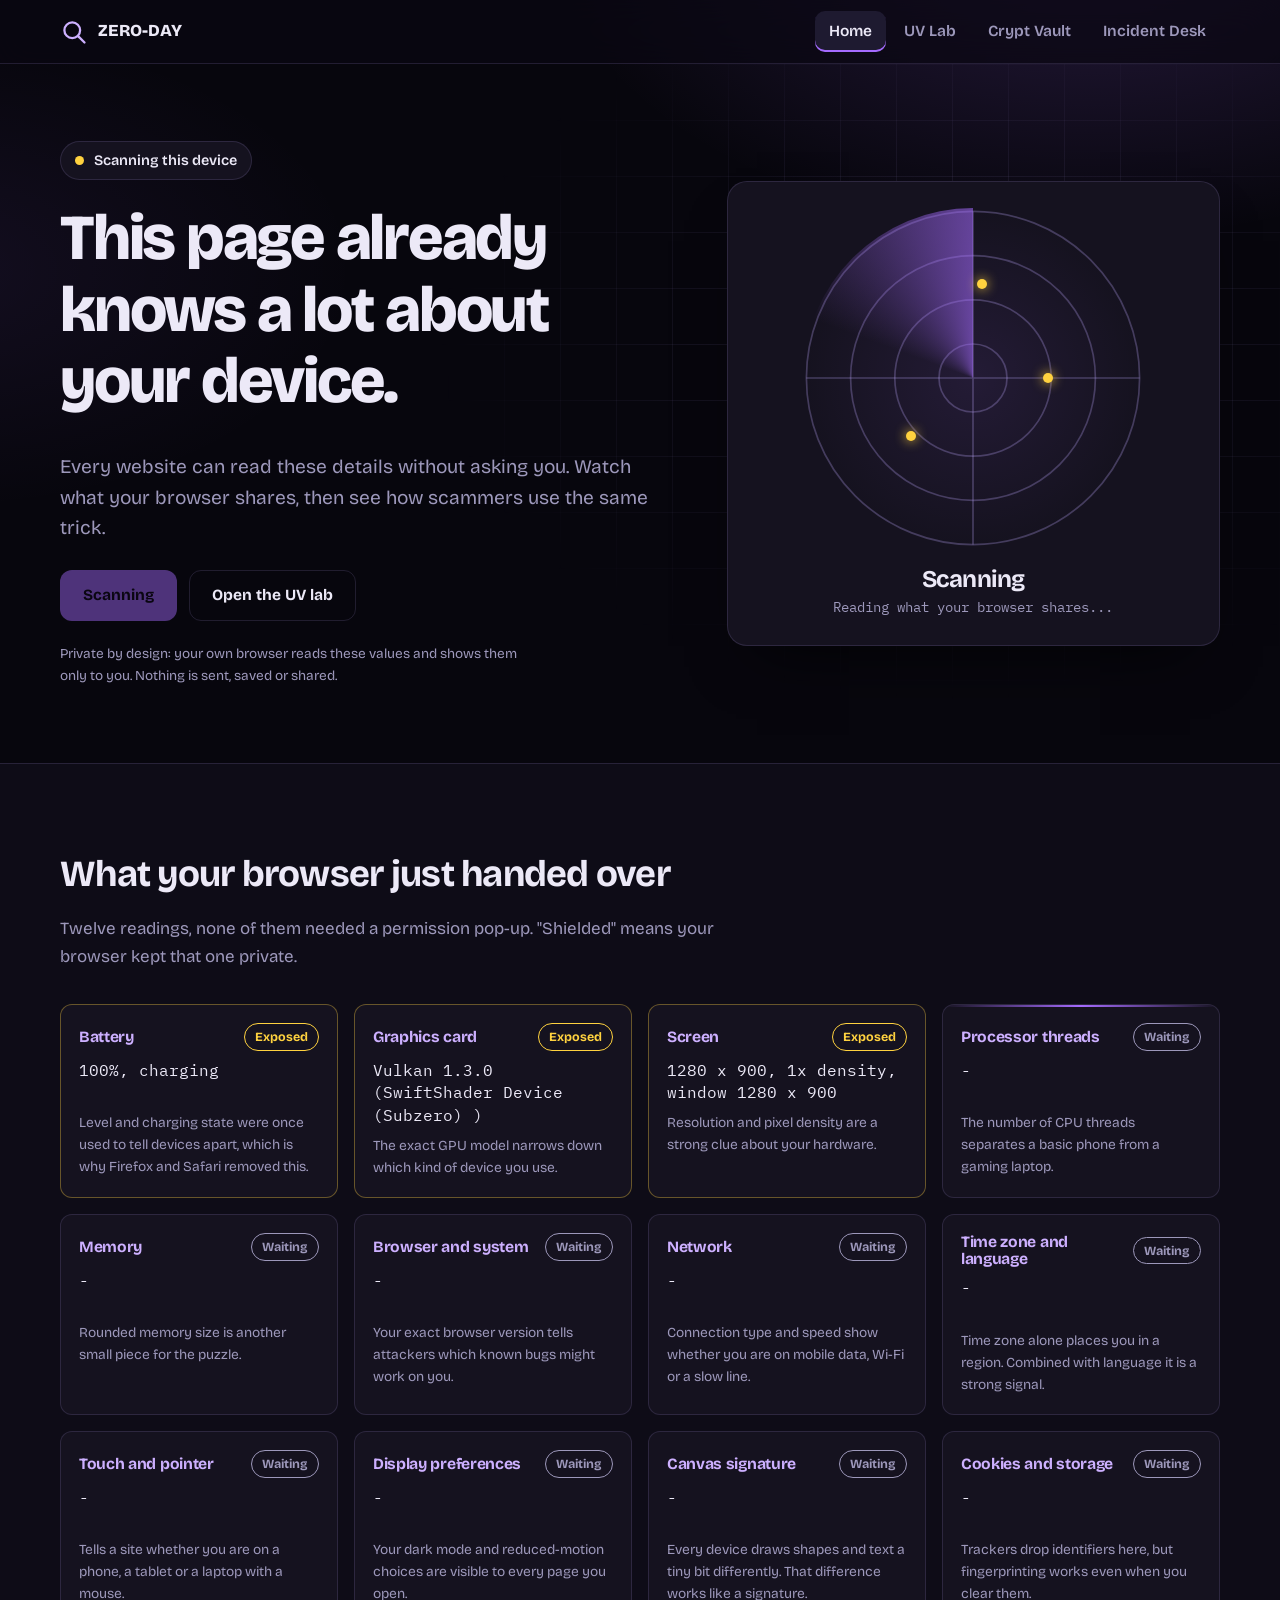
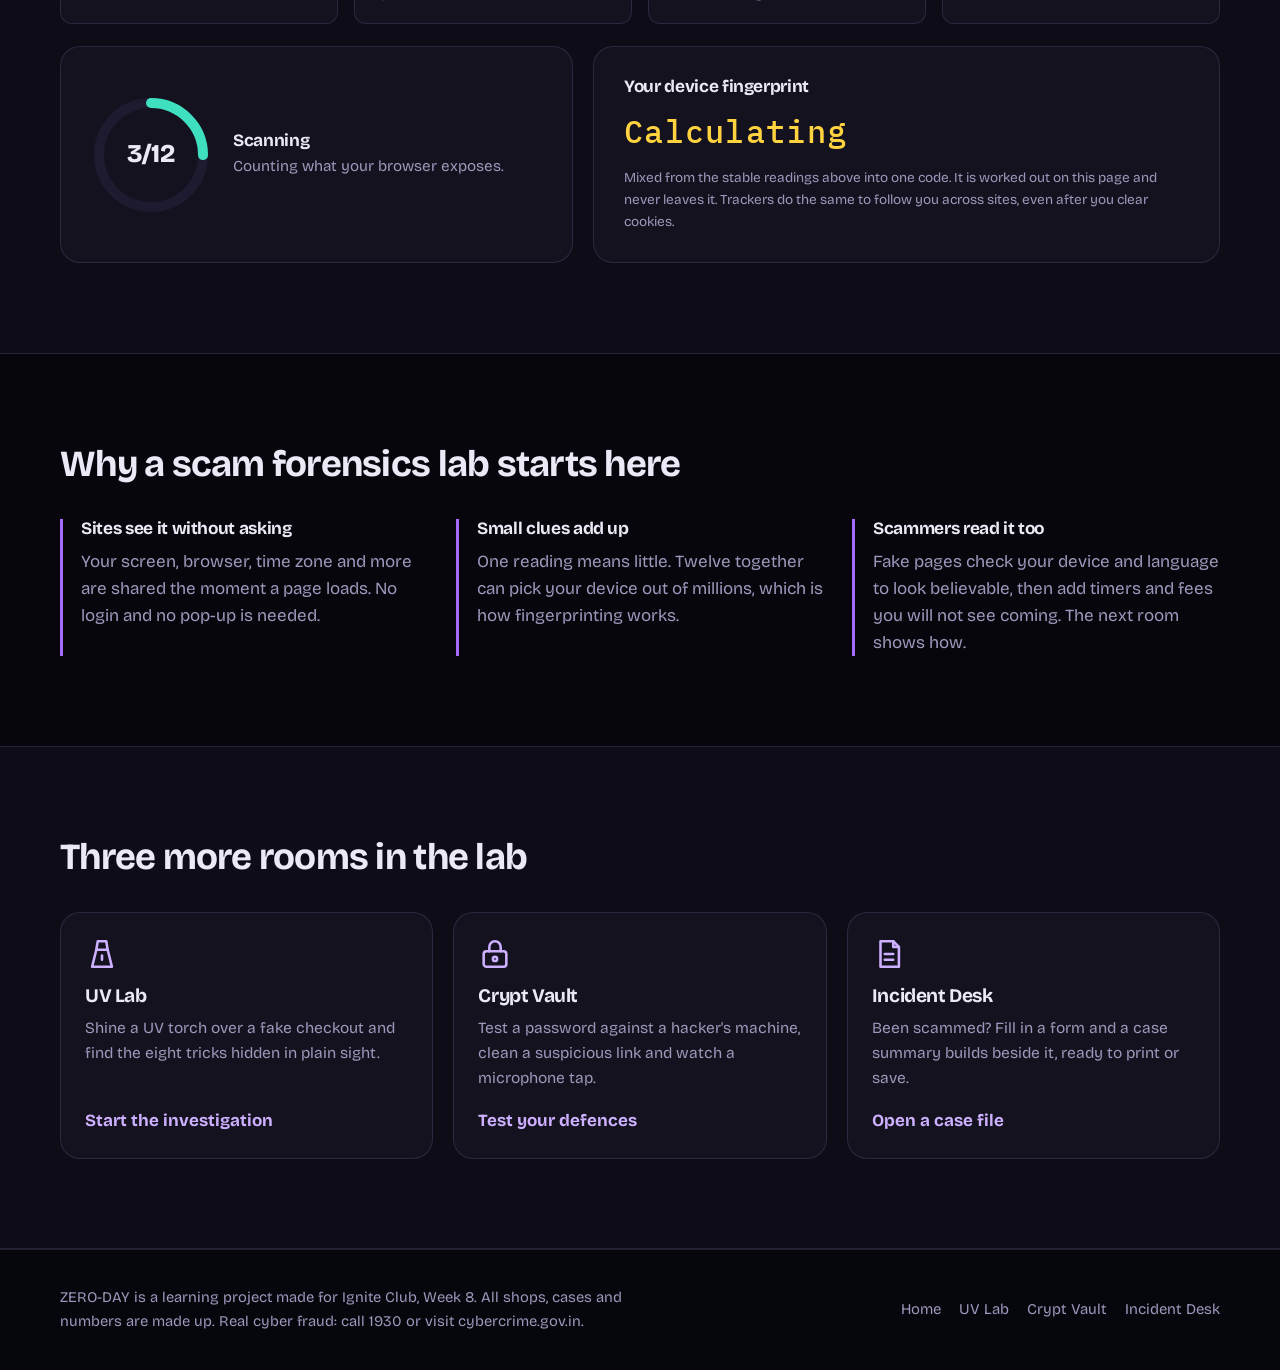
<file: index.html>
<!DOCTYPE html>
<html lang="en">
<head>
  <meta charset="UTF-8">
  <meta name="viewport" content="width=device-width, initial-scale=1">
  <title>ZERO-DAY | Scam forensics lab</title>
  <meta name="description" content="A forensics lab for everyday scams. See what your own device gives away, find the tricks hidden in a fake checkout, test your password and file an incident summary.">
  <link rel="icon" href="data:image/svg+xml,%3Csvg xmlns='http://www.w3.org/2000/svg' viewBox='0 0 32 32'%3E%3Crect width='32' height='32' rx='8' fill='%2307060d'/%3E%3Ccircle cx='16' cy='16' r='9' fill='none' stroke='%23a56bff' stroke-width='3'/%3E%3Cpath d='M22 22l5 5' stroke='%23a56bff' stroke-width='3' stroke-linecap='round'/%3E%3C/svg%3E">
  <link rel="preconnect" href="https://fonts.googleapis.com">
  <link rel="preconnect" href="https://fonts.gstatic.com" crossorigin>
  <link href="https://fonts.googleapis.com/css2?family=Bricolage+Grotesque:opsz,wght@12..96,500..800&family=IBM+Plex+Mono:wght@400;500;600&display=swap" rel="stylesheet">
  <link rel="stylesheet" href="style.css">
</head>
<body>
  <a class="skip-link" href="#main">Skip to content</a>

  <header class="site-header">
    <nav class="nav" aria-label="Main">
      <a class="brand" href="index.html" aria-label="ZERO-DAY home">
        <svg viewBox="0 0 32 32" fill="none" stroke="currentColor" stroke-width="2.6" stroke-linecap="round" aria-hidden="true"><circle cx="14" cy="14" r="9"/><path d="M21 21l7 7"/></svg>
        <span>ZERO-DAY</span>
      </a>
      <button class="nav-toggle" id="navToggle" aria-expanded="false" aria-controls="navMenu" aria-label="Open menu"><span></span><span></span><span></span></button>
      <div class="nav-menu" id="navMenu">
        <ul class="nav-links">
          <li><a href="index.html" aria-current="page">Home</a></li>
          <li><a href="xray.html">UV Lab</a></li>
          <li><a href="vault.html">Crypt Vault</a></li>
          <li><a href="contact.html">Incident Desk</a></li>
        </ul>
      </div>
    </nav>
  </header>

  <main id="main">
    <!-- HERO: live device scan -->
    <section class="hero">
      <div class="container hero-grid">
        <div>
          <p class="status" id="statusBox"><span class="dot" aria-hidden="true"></span><span id="reconStatus" role="status">Starting scan</span></p>
          <h1>This page already knows a lot about your device.</h1>
          <p class="lead">Every website can read these details without asking you. Watch what your browser shares, then see how scammers use the same trick.</p>
          <div class="btn-row">
            <button class="btn btn-primary" id="scanBtn" type="button" disabled>Scanning</button>
            <a class="btn btn-ghost" href="xray.html">Open the UV lab</a>
          </div>
          <p class="fine hero-note">Private by design: your own browser reads these values and shows them only to you. Nothing is sent, saved or shared.</p>
        </div>

        <div class="radar-card">
          <div class="radar idle" id="radar" aria-hidden="true">
            <svg viewBox="0 0 200 200" fill="none" stroke="currentColor" stroke-width="1">
              <circle cx="100" cy="100" r="98"/><circle cx="100" cy="100" r="72"/><circle cx="100" cy="100" r="46"/><circle cx="100" cy="100" r="20"/>
              <path d="M100 2v196M2 100h196"/>
            </svg>
            <div class="sweep"></div>
          </div>
          <h2 class="target-title" id="targetTitle">Standing by</h2>
          <p class="target-sub" id="targetSub">Waiting to scan</p>
        </div>
      </div>
    </section>

    <!-- READOUTS -->
    <section class="section section-alt" id="readings">
      <div class="container">
        <div class="section-head">
          <h2>What your browser just handed over</h2>
          <p>Twelve readings, none of them needed a permission pop-up. "Shielded" means your browser kept that one private.</p>
        </div>
        <div class="readouts" id="readouts" aria-live="off"></div>

        <div class="summary-grid">
          <div class="panel exposure">
            <div class="ring">
              <svg viewBox="0 0 120 120" aria-hidden="true"><circle class="bg" cx="60" cy="60" r="52"/><circle class="fg" id="exposureRing" cx="60" cy="60" r="52"/></svg>
              <div class="ring-num" id="exposureNum">0/12</div>
            </div>
            <div>
              <h3 id="exposureVerdict">Waiting</h3>
              <p id="exposureText">Counting what your browser exposes.</p>
            </div>
          </div>
          <div class="panel">
            <h3>Your device fingerprint</h3>
            <p class="fp-value" id="fpValue">Waiting</p>
            <p class="fine">Mixed from the stable readings above into one code. It is worked out on this page and never leaves it. Trackers do the same to follow you across sites, even after you clear cookies.</p>
          </div>
        </div>
      </div>
    </section>

    <!-- WHY IT MATTERS -->
    <section class="section">
      <div class="container">
        <div class="section-head"><h2>Why a scam forensics lab starts here</h2></div>
        <div class="three">
          <div><h3>Sites see it without asking</h3><p>Your screen, browser, time zone and more are shared the moment a page loads. No login and no pop-up is needed.</p></div>
          <div><h3>Small clues add up</h3><p>One reading means little. Twelve together can pick your device out of millions, which is how fingerprinting works.</p></div>
          <div><h3>Scammers read it too</h3><p>Fake pages check your device and language to look believable, then add timers and fees you will not see coming. The next room shows how.</p></div>
        </div>
      </div>
    </section>

    <!-- TOUR -->
    <section class="section section-alt">
      <div class="container">
        <div class="section-head"><h2>Three more rooms in the lab</h2></div>
        <div class="tour">
          <a class="tour-card" href="xray.html">
            <svg viewBox="0 0 24 24" fill="none" stroke="currentColor" stroke-width="1.8" stroke-linecap="round" stroke-linejoin="round" aria-hidden="true"><path d="M9 3h6l1 6H8z"/><path d="M8 9l-3 12h14L16 9"/><path d="M12 13v3"/></svg>
            <h3>UV Lab</h3>
            <p>Shine a UV torch over a fake checkout and find the eight tricks hidden in plain sight.</p>
            <span>Start the investigation</span>
          </a>
          <a class="tour-card" href="vault.html">
            <svg viewBox="0 0 24 24" fill="none" stroke="currentColor" stroke-width="1.8" stroke-linecap="round" stroke-linejoin="round" aria-hidden="true"><rect x="4" y="10" width="16" height="11" rx="2"/><path d="M8 10V7a4 4 0 0 1 8 0v3"/><circle cx="12" cy="15.5" r="1.5"/></svg>
            <h3>Crypt Vault</h3>
            <p>Test a password against a hacker's machine, clean a suspicious link and watch a microphone tap.</p>
            <span>Test your defences</span>
          </a>
          <a class="tour-card" href="contact.html">
            <svg viewBox="0 0 24 24" fill="none" stroke="currentColor" stroke-width="1.8" stroke-linecap="round" stroke-linejoin="round" aria-hidden="true"><path d="M6 3h9l4 4v14H6z"/><path d="M15 3v4h4"/><path d="M9 12h6M9 16h6"/></svg>
            <h3>Incident Desk</h3>
            <p>Been scammed? Fill in a form and a case summary builds beside it, ready to print or save.</p>
            <span>Open a case file</span>
          </a>
        </div>
      </div>
    </section>
  </main>

  <footer class="site-footer">
    <div class="container footer-row">
      <p>ZERO-DAY is a learning project made for Ignite Club, Week 8. All shops, cases and numbers are made up. Real cyber fraud: call 1930 or visit cybercrime.gov.in.</p>
      <nav class="footer-links" aria-label="Footer">
        <a href="index.html">Home</a><a href="xray.html">UV Lab</a><a href="vault.html">Crypt Vault</a><a href="contact.html">Incident Desk</a>
      </nav>
    </div>
  </footer>

  <script src="common.js"></script>
  <script src="recon.js"></script>
</body>
</html>
</file>
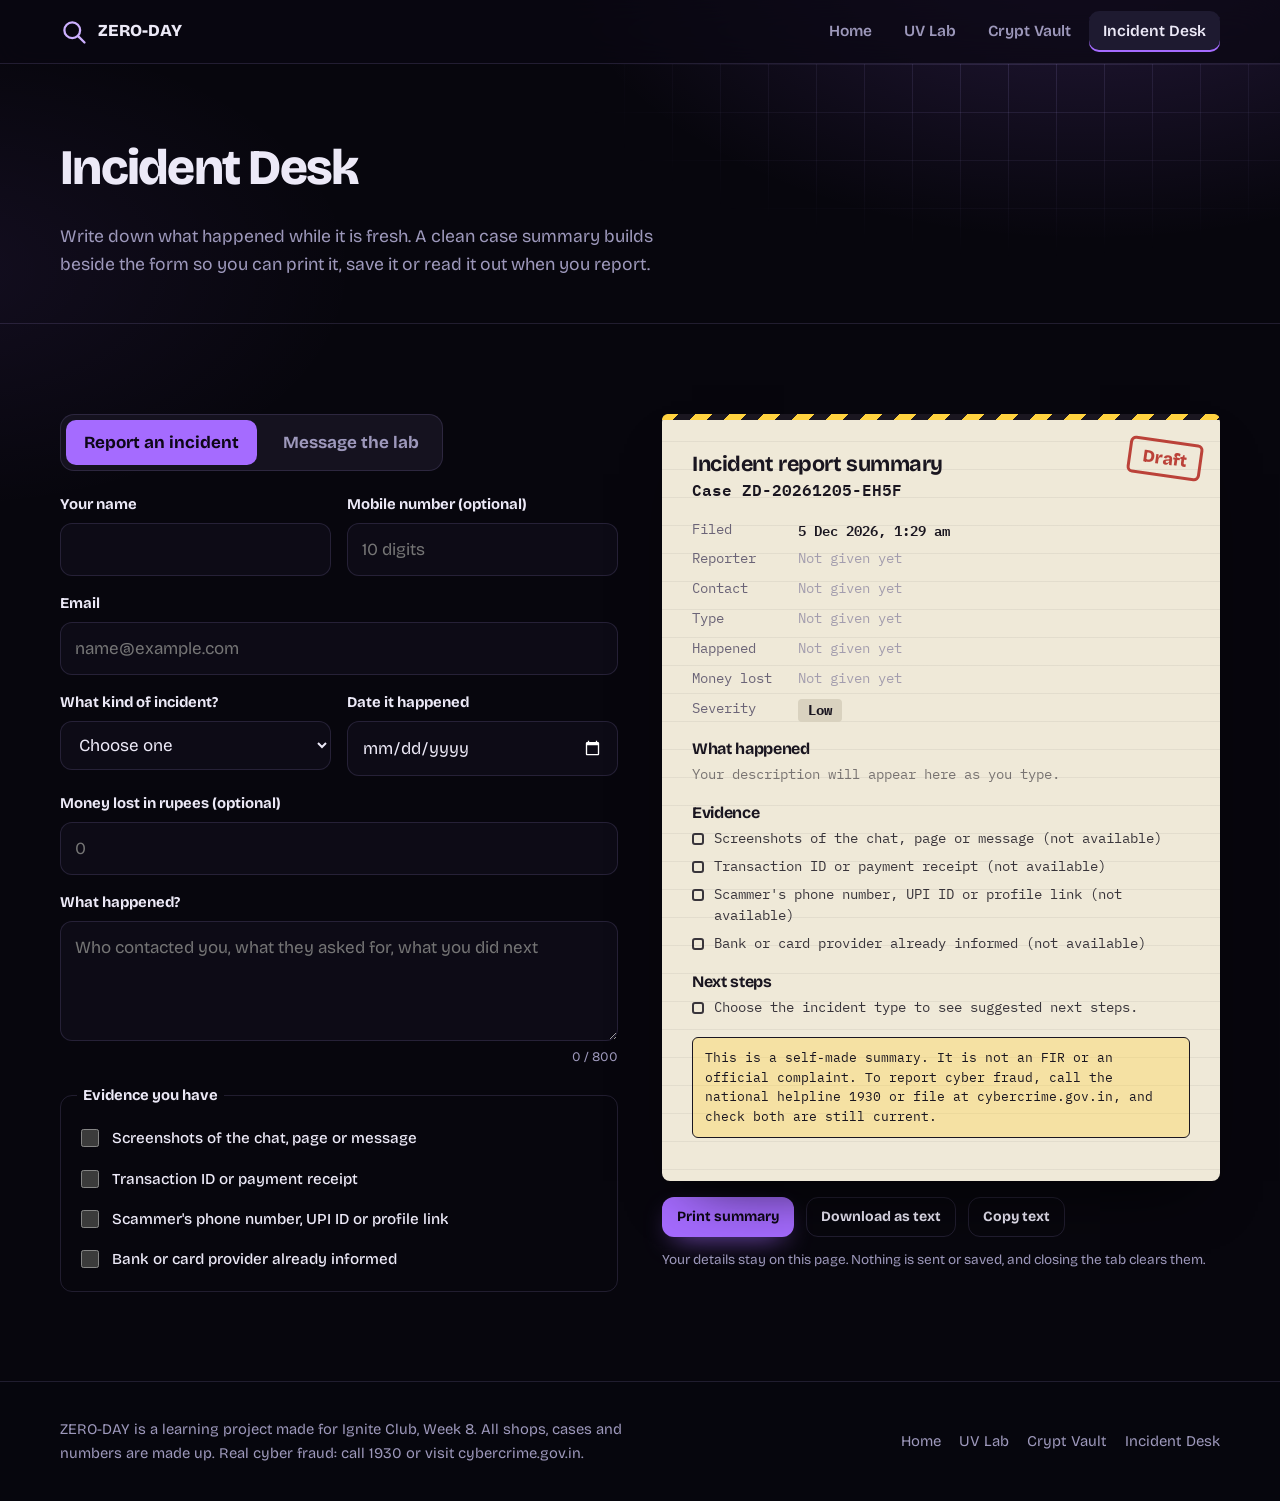
<file: contact.html>
<!DOCTYPE html>
<html lang="en">
<head>
  <meta charset="UTF-8">
  <meta name="viewport" content="width=device-width, initial-scale=1">
  <title>Incident Desk | ZERO-DAY</title>
  <meta name="description" content="Write up a scam incident and watch a printable case summary build beside the form, or send a message to the lab team.">
  <link rel="icon" href="data:image/svg+xml,%3Csvg xmlns='http://www.w3.org/2000/svg' viewBox='0 0 32 32'%3E%3Crect width='32' height='32' rx='8' fill='%2307060d'/%3E%3Ccircle cx='16' cy='16' r='9' fill='none' stroke='%23a56bff' stroke-width='3'/%3E%3Cpath d='M22 22l5 5' stroke='%23a56bff' stroke-width='3' stroke-linecap='round'/%3E%3C/svg%3E">
  <link rel="preconnect" href="https://fonts.googleapis.com">
  <link rel="preconnect" href="https://fonts.gstatic.com" crossorigin>
  <link href="https://fonts.googleapis.com/css2?family=Bricolage+Grotesque:opsz,wght@12..96,500..800&family=IBM+Plex+Mono:wght@400;500;600&display=swap" rel="stylesheet">
  <link rel="stylesheet" href="style.css">
</head>
<body>
  <a class="skip-link" href="#main">Skip to content</a>

  <header class="site-header">
    <nav class="nav" aria-label="Main">
      <a class="brand" href="index.html" aria-label="ZERO-DAY home">
        <svg viewBox="0 0 32 32" fill="none" stroke="currentColor" stroke-width="2.6" stroke-linecap="round" aria-hidden="true"><circle cx="14" cy="14" r="9"/><path d="M21 21l7 7"/></svg>
        <span>ZERO-DAY</span>
      </a>
      <button class="nav-toggle" id="navToggle" aria-expanded="false" aria-controls="navMenu" aria-label="Open menu"><span></span><span></span><span></span></button>
      <div class="nav-menu" id="navMenu">
        <ul class="nav-links">
          <li><a href="index.html">Home</a></li>
          <li><a href="xray.html">UV Lab</a></li>
          <li><a href="vault.html">Crypt Vault</a></li>
          <li><a href="contact.html" aria-current="page">Incident Desk</a></li>
        </ul>
      </div>
    </nav>
  </header>

  <main id="main">
    <section class="page-head">
      <div class="container">
        <h1>Incident Desk</h1>
        <p>Write down what happened while it is fresh. A clean case summary builds beside the form so you can print it, save it or read it out when you report.</p>
      </div>
    </section>

    <section class="section">
      <div class="container desk-grid">
        <div>
          <div class="tabs" role="tablist" aria-label="What do you want to do?">
            <button class="tab" role="tab" id="tabIncident" aria-selected="true" aria-controls="incidentForm" type="button">Report an incident</button>
            <button class="tab" role="tab" id="tabMessage" aria-selected="false" aria-controls="messageForm" tabindex="-1" type="button">Message the lab</button>
          </div>

          <!-- MODE 1: incident -->
          <form id="incidentForm" role="tabpanel" aria-labelledby="tabIncident" novalidate>
            <div class="form-grid">
              <div class="field">
                <label for="iName">Your name</label>
                <input id="iName" type="text" data-rule="name" autocomplete="name" maxlength="60">
                <span class="error-msg" role="alert"></span>
              </div>
              <div class="field">
                <label for="iPhone">Mobile number (optional)</label>
                <input id="iPhone" type="tel" data-rule="phoneOpt" autocomplete="tel" inputmode="numeric" placeholder="10 digits">
                <span class="error-msg" role="alert"></span>
              </div>
              <div class="field full">
                <label for="iEmail">Email</label>
                <input id="iEmail" type="email" data-rule="email" autocomplete="email" placeholder="name@example.com">
                <span class="error-msg" role="alert"></span>
              </div>
              <div class="field">
                <label for="iType">What kind of incident?</label>
                <select id="iType" data-rule="type">
                  <option value="">Choose one</option>
                  <option value="upi">UPI, card or bank fraud</option>
                  <option value="phishing">Phishing link or fake website</option>
                  <option value="job">Fake job or loan offer</option>
                  <option value="shop">Fake online shop</option>
                  <option value="account">Hacked account</option>
                  <option value="impersonation">Someone pretending to be me or an official</option>
                  <option value="other">Something else</option>
                </select>
                <span class="error-msg" role="alert"></span>
              </div>
              <div class="field">
                <label for="iDate">Date it happened</label>
                <input id="iDate" type="date" data-rule="date">
                <span class="error-msg" role="alert"></span>
              </div>
              <div class="field full">
                <label for="iAmount">Money lost in rupees (optional)</label>
                <input id="iAmount" type="number" data-rule="amount" min="0" step="1" inputmode="numeric" placeholder="0">
                <span class="error-msg" role="alert"></span>
              </div>
              <div class="field full">
                <label for="iDesc">What happened?</label>
                <textarea id="iDesc" data-rule="desc" maxlength="800" placeholder="Who contacted you, what they asked for, what you did next"></textarea>
                <span class="error-msg" role="alert"></span>
                <span class="hint" id="descCount">0 / 800</span>
              </div>
              <fieldset class="field full evidence-box">
                <legend>Evidence you have</legend>
                <label class="check"><input type="checkbox" name="evidence" value="Screenshots of the chat, page or message"> Screenshots of the chat, page or message</label>
                <label class="check"><input type="checkbox" name="evidence" value="Transaction ID or payment receipt"> Transaction ID or payment receipt</label>
                <label class="check"><input type="checkbox" name="evidence" value="Scammer's phone number, UPI ID or profile link"> Scammer's phone number, UPI ID or profile link</label>
                <label class="check"><input type="checkbox" name="evidence" value="Bank or card provider already informed"> Bank or card provider already informed</label>
              </fieldset>
            </div>
          </form>

          <!-- MODE 2: message -->
          <div id="messageWrap" hidden>
            <form id="messageForm" role="tabpanel" aria-labelledby="tabMessage" novalidate>
              <div class="form-grid">
                <div class="field">
                  <label for="mName">Your name</label>
                  <input id="mName" type="text" data-rule="name" autocomplete="name" maxlength="60">
                  <span class="error-msg" role="alert"></span>
                </div>
                <div class="field">
                  <label for="mEmail">Email</label>
                  <input id="mEmail" type="email" data-rule="email" autocomplete="email" placeholder="name@example.com">
                  <span class="error-msg" role="alert"></span>
                </div>
                <div class="field full">
                  <label for="mMessage">Message</label>
                  <textarea id="mMessage" data-rule="message" maxlength="500" placeholder="A question, a suggestion or a scam we should add to the lab"></textarea>
                  <span class="error-msg" role="alert"></span>
                </div>
                <div class="field full"><button class="btn btn-primary btn-block" type="submit">Send message</button></div>
              </div>
            </form>
            <div class="success" id="msgSuccess" tabindex="-1" hidden>
              <h2>Message ready, <span id="msgName">friend</span></h2>
              <p>This demo site has no server, so nothing was actually sent. In a real version your message would reach the lab team here.</p>
              <button class="btn btn-ghost" id="msgAgain" type="button">Write another</button>
            </div>
          </div>
        </div>

        <!-- RIGHT COLUMN -->
        <div>
          <div id="dossierWrap">
            <article class="dossier" id="dossier" aria-label="Incident report summary">
              <span class="stamp" id="dStamp">Draft</span>
              <h2>Incident report summary</h2>
              <p class="case-id">Case <span id="dCase">ZD-00000000-0000</span></p>
              <dl>
                <div><dt>Filed</dt><dd id="dFiled"></dd></div>
                <div><dt>Reporter</dt><dd id="dName"></dd></div>
                <div><dt>Contact</dt><dd id="dContact"></dd></div>
                <div><dt>Type</dt><dd id="dType"></dd></div>
                <div><dt>Happened</dt><dd id="dDate"></dd></div>
                <div><dt>Money lost</dt><dd id="dAmount"></dd></div>
                <div><dt>Severity</dt><dd><span class="sev-chip" id="dSeverity">Low</span></dd></div>
              </dl>
              <h3>What happened</h3>
              <p id="dDesc"></p>
              <h3>Evidence</h3>
              <ul id="dEvidence"></ul>
              <h3>Next steps</h3>
              <ul id="dSteps"></ul>
              <p class="disclaimer">This is a self-made summary. It is not an FIR or an official complaint. To report cyber fraud, call the national helpline 1930 or file at cybercrime.gov.in, and check both are still current.</p>
            </article>
            <div class="btn-row dossier-actions">
              <button class="btn btn-primary btn-sm" id="dPrint" type="button">Print summary</button>
              <button class="btn btn-ghost btn-sm" id="dDownload" type="button">Download as text</button>
              <button class="btn btn-ghost btn-sm" id="dCopy" type="button">Copy text</button>
            </div>
            <p class="fine" style="margin-top:12px">Your details stay on this page. Nothing is sent or saved, and closing the tab clears them.</p>
          </div>

          <div class="panel" id="messageSide" hidden>
            <h2>Money lost in the last hour?</h2>
            <p class="muted">Do not wait for a reply here. Call <b>1930</b>, the national cyber crime helpline, right away. Speed matters for freezing the money.</p>
            <p class="muted">For details and online reports, use cybercrime.gov.in. Confirm both before relying on them.</p>
          </div>
        </div>
      </div>
    </section>
  </main>

  <footer class="site-footer">
    <div class="container footer-row">
      <p>ZERO-DAY is a learning project made for Ignite Club, Week 8. All shops, cases and numbers are made up. Real cyber fraud: call 1930 or visit cybercrime.gov.in.</p>
      <nav class="footer-links" aria-label="Footer">
        <a href="index.html">Home</a><a href="xray.html">UV Lab</a><a href="vault.html">Crypt Vault</a><a href="contact.html">Incident Desk</a>
      </nav>
    </div>
  </footer>

  <script src="common.js"></script>
  <script src="contact.js"></script>
</body>
</html>
</file>
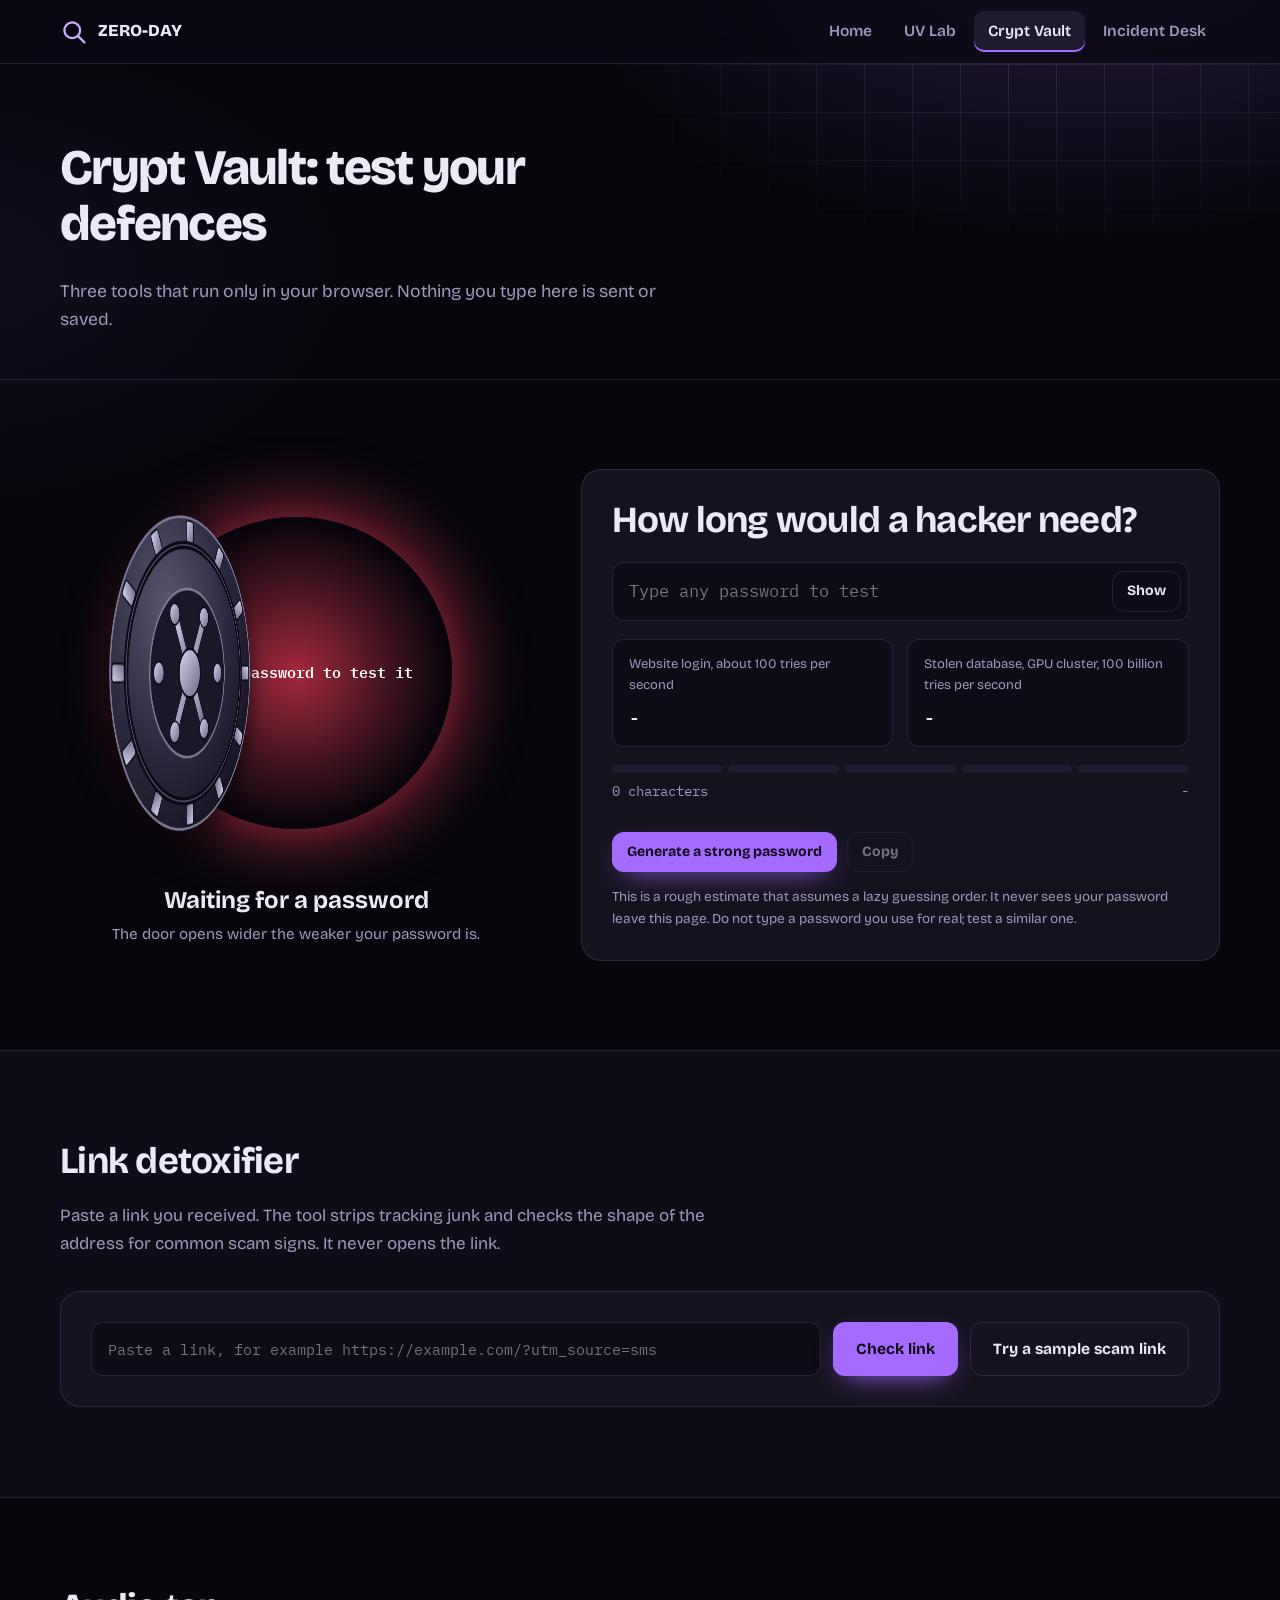
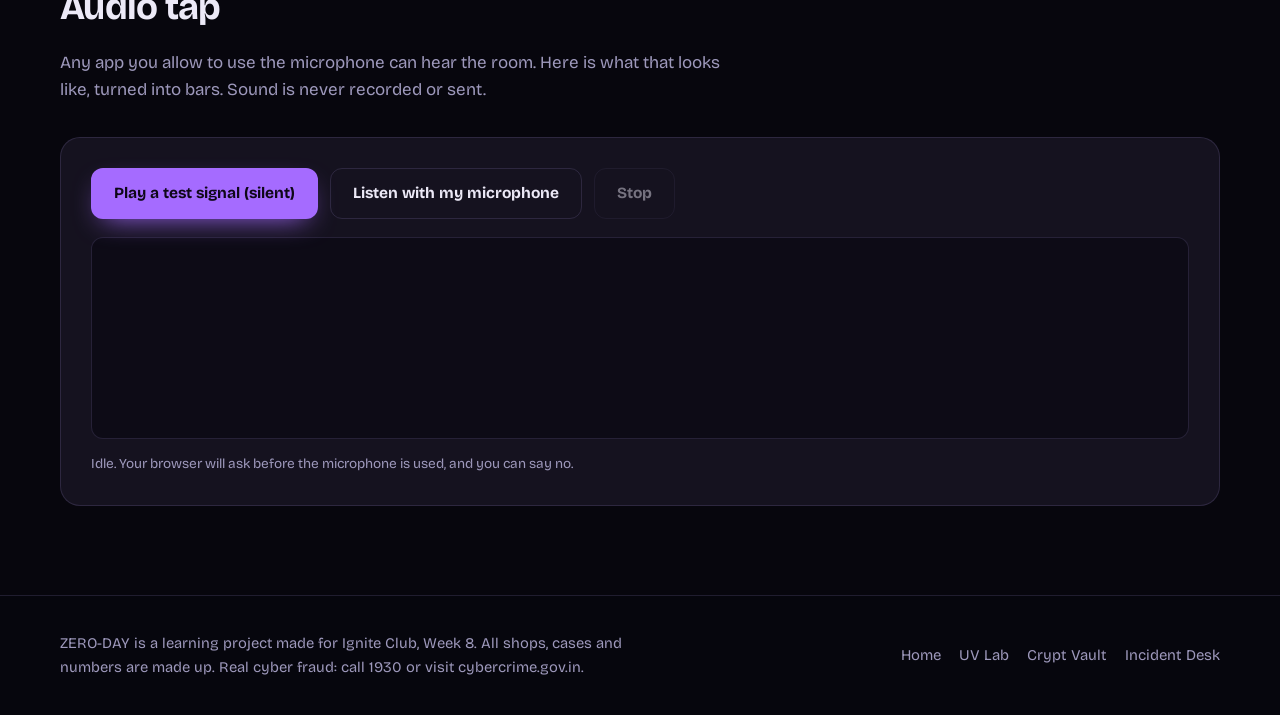
<file: vault.html>
<!DOCTYPE html>
<html lang="en">
<head>
  <meta charset="UTF-8">
  <meta name="viewport" content="width=device-width, initial-scale=1">
  <title>Crypt Vault | ZERO-DAY</title>
  <meta name="description" content="Test how long a hacker's machine would need to break your password, clean and inspect a suspicious link, and watch a microphone tap in action.">
  <link rel="icon" href="data:image/svg+xml,%3Csvg xmlns='http://www.w3.org/2000/svg' viewBox='0 0 32 32'%3E%3Crect width='32' height='32' rx='8' fill='%2307060d'/%3E%3Ccircle cx='16' cy='16' r='9' fill='none' stroke='%23a56bff' stroke-width='3'/%3E%3Cpath d='M22 22l5 5' stroke='%23a56bff' stroke-width='3' stroke-linecap='round'/%3E%3C/svg%3E">
  <link rel="preconnect" href="https://fonts.googleapis.com">
  <link rel="preconnect" href="https://fonts.gstatic.com" crossorigin>
  <link href="https://fonts.googleapis.com/css2?family=Bricolage+Grotesque:opsz,wght@12..96,500..800&family=IBM+Plex+Mono:wght@400;500;600&display=swap" rel="stylesheet">
  <link rel="stylesheet" href="style.css">
</head>
<body>
  <a class="skip-link" href="#main">Skip to content</a>

  <header class="site-header">
    <nav class="nav" aria-label="Main">
      <a class="brand" href="index.html" aria-label="ZERO-DAY home">
        <svg viewBox="0 0 32 32" fill="none" stroke="currentColor" stroke-width="2.6" stroke-linecap="round" aria-hidden="true"><circle cx="14" cy="14" r="9"/><path d="M21 21l7 7"/></svg>
        <span>ZERO-DAY</span>
      </a>
      <button class="nav-toggle" id="navToggle" aria-expanded="false" aria-controls="navMenu" aria-label="Open menu"><span></span><span></span><span></span></button>
      <div class="nav-menu" id="navMenu">
        <ul class="nav-links">
          <li><a href="index.html">Home</a></li>
          <li><a href="xray.html">UV Lab</a></li>
          <li><a href="vault.html" aria-current="page">Crypt Vault</a></li>
          <li><a href="contact.html">Incident Desk</a></li>
        </ul>
      </div>
    </nav>
  </header>

  <main id="main">
    <section class="page-head">
      <div class="container">
        <h1>Crypt Vault: test your defences</h1>
        <p>Three tools that run only in your browser. Nothing you type here is sent or saved.</p>
      </div>
    </section>

    <!-- PASSWORD VAULT -->
    <section class="section" id="password">
      <div class="container vault-grid">
        <div>
          <div class="vault-scene" id="vaultScene" data-state="">
            <div class="vault-room" id="vaultRoom">Type a password to test it</div>
            <div class="vault-door">
              <svg viewBox="0 0 400 400" aria-hidden="true" focusable="false">
                <defs>
                  <radialGradient id="steel" cx="35%" cy="30%" r="80%"><stop offset="0" stop-color="#5a5870"/><stop offset="0.55" stop-color="#2b2940"/><stop offset="1" stop-color="#14121f"/></radialGradient>
                  <linearGradient id="knob" x1="0" y1="0" x2="1" y2="1"><stop offset="0" stop-color="#d8d3ef"/><stop offset="1" stop-color="#6c6786"/></linearGradient>
                </defs>
                <circle cx="200" cy="200" r="192" fill="url(#steel)" stroke="#7e7a99" stroke-width="3"/>
                <circle cx="200" cy="200" r="158" fill="none" stroke="#0b0914" stroke-width="10"/>
                <circle cx="200" cy="200" r="158" fill="none" stroke="#6a6684" stroke-width="1.5"/>
                <g class="bolt" fill="url(#knob)" stroke="#0b0914" stroke-width="2">
                  <rect x="190" y="12" width="20" height="26" rx="4"/>
                  <rect x="190" y="12" width="20" height="26" rx="4" transform="rotate(30 200 200)"/>
                  <rect x="190" y="12" width="20" height="26" rx="4" transform="rotate(60 200 200)"/>
                  <rect x="190" y="12" width="20" height="26" rx="4" transform="rotate(90 200 200)"/>
                  <rect x="190" y="12" width="20" height="26" rx="4" transform="rotate(120 200 200)"/>
                  <rect x="190" y="12" width="20" height="26" rx="4" transform="rotate(150 200 200)"/>
                  <rect x="190" y="12" width="20" height="26" rx="4" transform="rotate(180 200 200)"/>
                  <rect x="190" y="12" width="20" height="26" rx="4" transform="rotate(210 200 200)"/>
                  <rect x="190" y="12" width="20" height="26" rx="4" transform="rotate(240 200 200)"/>
                  <rect x="190" y="12" width="20" height="26" rx="4" transform="rotate(270 200 200)"/>
                  <rect x="190" y="12" width="20" height="26" rx="4" transform="rotate(300 200 200)"/>
                  <rect x="190" y="12" width="20" height="26" rx="4" transform="rotate(330 200 200)"/>
                </g>
                <circle cx="200" cy="200" r="104" fill="#1a1828" stroke="#7e7a99" stroke-width="3"/>
                <g class="wheel">
                  <g stroke="url(#knob)" stroke-width="12" stroke-linecap="round">
                    <path d="M200 200L282 200"/><path d="M200 200L241 271"/><path d="M200 200L159 271"/>
                    <path d="M200 200L118 200"/><path d="M200 200L159 129"/><path d="M200 200L241 129"/>
                  </g>
                  <g fill="url(#knob)" stroke="#0b0914" stroke-width="2">
                    <circle cx="282" cy="200" r="13"/><circle cx="241" cy="271" r="13"/><circle cx="159" cy="271" r="13"/>
                    <circle cx="118" cy="200" r="13"/><circle cx="159" cy="129" r="13"/><circle cx="241" cy="129" r="13"/>
                  </g>
                  <circle cx="200" cy="200" r="30" fill="url(#knob)" stroke="#0b0914" stroke-width="3"/>
                </g>
              </svg>
            </div>
          </div>
          <div class="vault-status" aria-live="polite">
            <b id="vaultState">Waiting for a password</b>
            <span id="vaultNote">The door opens wider the weaker your password is.</span>
          </div>
        </div>

        <div class="panel">
          <h2>How long would a hacker need?</h2>
          <label class="visually-hidden" for="pwInput">Password to test</label>
          <div class="pw-box">
            <input id="pwInput" type="password" autocomplete="off" spellcheck="false" autocapitalize="off" placeholder="Type any password to test">
            <button class="btn btn-ghost btn-sm" id="pwShow" type="button" aria-pressed="false">Show</button>
          </div>
          <div class="crack">
            <div class="crack-card"><small>Website login, about 100 tries per second</small><strong id="tOnline">-</strong></div>
            <div class="crack-card"><small>Stolen database, GPU cluster, 100 billion tries per second</small><strong id="tGpu">-</strong></div>
          </div>
          <div class="meter" id="meter" aria-hidden="true"><i></i><i></i><i></i><i></i><i></i></div>
          <div class="pw-meta"><span id="pwLen">0 characters</span><span id="pwBits">-</span></div>
          <ul class="tips" id="pwTips"></ul>
          <div class="gen-row">
            <button class="btn btn-primary btn-sm" id="genBtn" type="button">Generate a strong password</button>
            <button class="btn btn-ghost btn-sm" id="copyBtn" type="button" disabled>Copy</button>
          </div>
          <p class="fine" style="margin-top:14px">This is a rough estimate that assumes a lazy guessing order. It never sees your password leave this page. Do not type a password you use for real; test a similar one.</p>
        </div>
      </div>
    </section>

    <!-- URL DETOXIFIER -->
    <section class="section section-alt" id="links">
      <div class="container">
        <div class="section-head">
          <h2>Link detoxifier</h2>
          <p>Paste a link you received. The tool strips tracking junk and checks the shape of the address for common scam signs. It never opens the link.</p>
        </div>
        <div class="panel">
          <form id="urlForm" novalidate>
            <label class="visually-hidden" for="urlInput">Link to check</label>
            <div class="tool-row">
              <input id="urlInput" type="text" inputmode="url" autocomplete="off" spellcheck="false" placeholder="Paste a link, for example https://example.com/?utm_source=sms">
              <button class="btn btn-primary" type="submit">Check link</button>
              <button class="btn btn-ghost" id="urlSample" type="button">Try a sample scam link</button>
            </div>
          </form>
          <div class="url-out" id="urlOut" hidden aria-live="polite"></div>
        </div>
      </div>
    </section>

    <!-- AUDIO TAP -->
    <section class="section" id="tap">
      <div class="container">
        <div class="section-head">
          <h2>Audio tap</h2>
          <p>Any app you allow to use the microphone can hear the room. Here is what that looks like, turned into bars. Sound is never recorded or sent.</p>
        </div>
        <div class="panel">
          <div class="btn-row">
            <button class="btn btn-primary" id="tapSynth" type="button">Play a test signal (silent)</button>
            <button class="btn btn-ghost" id="tapMic" type="button">Listen with my microphone</button>
            <button class="btn btn-ghost" id="tapStop" type="button" disabled>Stop</button>
          </div>
          <div class="tap-canvas-wrap"><canvas id="tapCanvas" role="img" aria-label="Sound level bars"></canvas></div>
          <p class="fine" id="tapStatus" role="status">Idle. Your browser will ask before the microphone is used, and you can say no.</p>
        </div>
      </div>
    </section>
  </main>

  <footer class="site-footer">
    <div class="container footer-row">
      <p>ZERO-DAY is a learning project made for Ignite Club, Week 8. All shops, cases and numbers are made up. Real cyber fraud: call 1930 or visit cybercrime.gov.in.</p>
      <nav class="footer-links" aria-label="Footer">
        <a href="index.html">Home</a><a href="xray.html">UV Lab</a><a href="vault.html">Crypt Vault</a><a href="contact.html">Incident Desk</a>
      </nav>
    </div>
  </footer>

  <script src="common.js"></script>
  <script src="vault.js"></script>
</body>
</html>
</file>
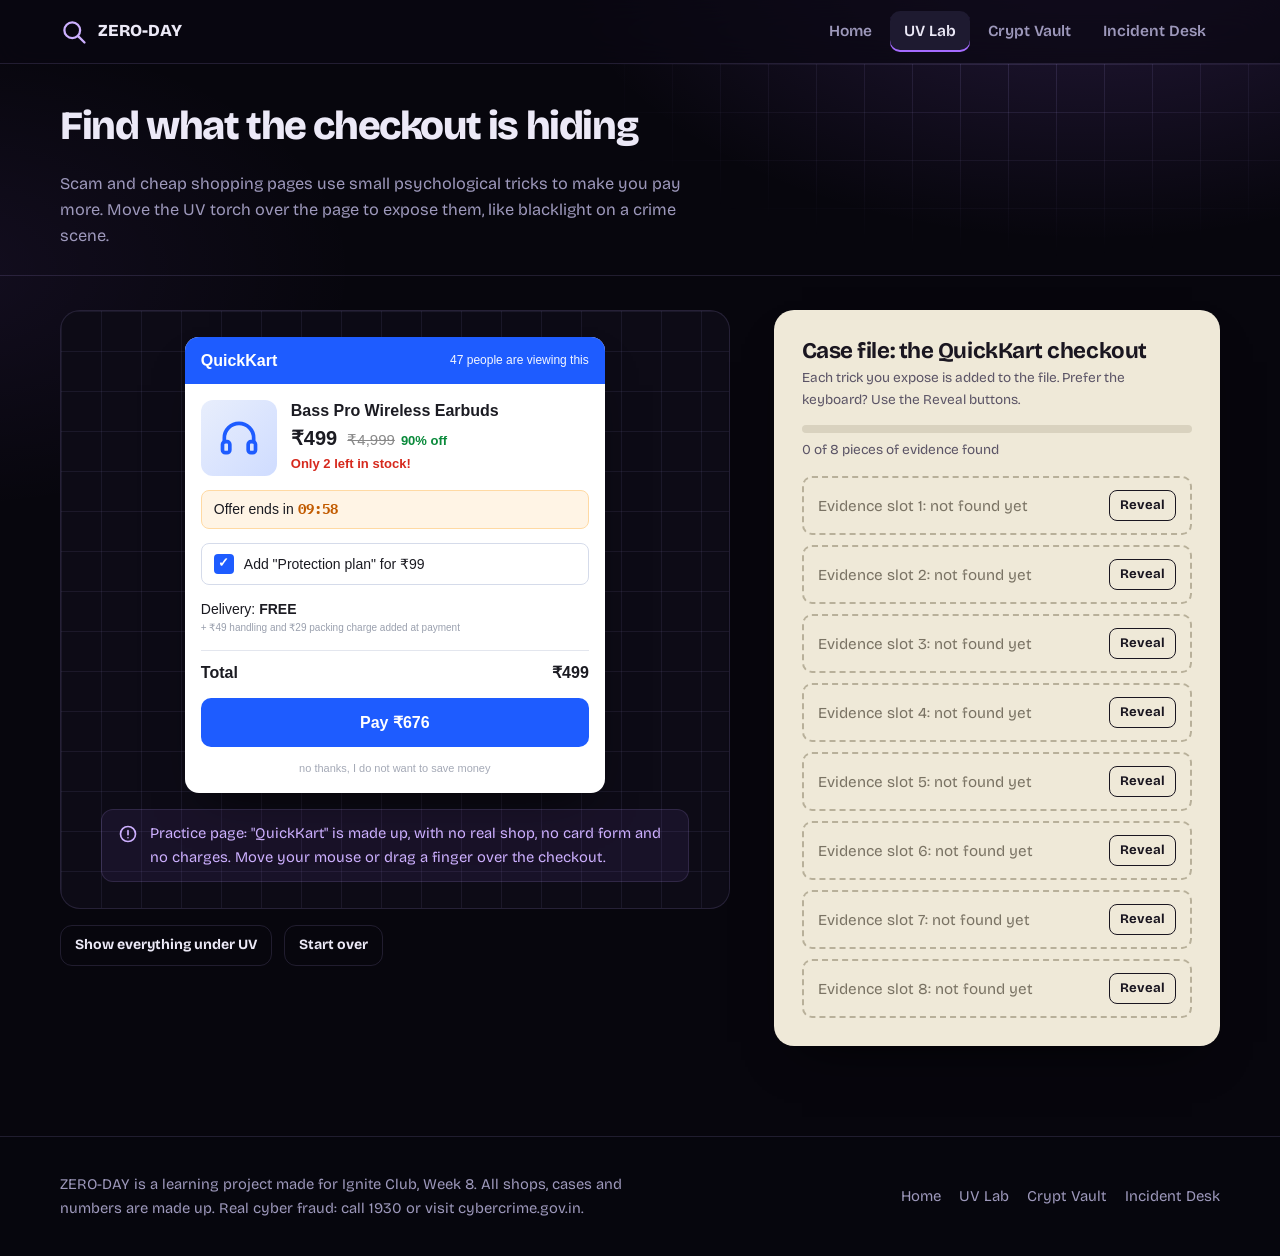
<file: xray.html>
<!DOCTYPE html>
<html lang="en">
<head>
  <meta charset="UTF-8">
  <meta name="viewport" content="width=device-width, initial-scale=1">
  <title>UV Lab | ZERO-DAY</title>
  <meta name="description" content="Shine a UV torch over a fake checkout page and find the eight tricks that make people pay more than they planned.">
  <link rel="icon" href="data:image/svg+xml,%3Csvg xmlns='http://www.w3.org/2000/svg' viewBox='0 0 32 32'%3E%3Crect width='32' height='32' rx='8' fill='%2307060d'/%3E%3Ccircle cx='16' cy='16' r='9' fill='none' stroke='%23a56bff' stroke-width='3'/%3E%3Cpath d='M22 22l5 5' stroke='%23a56bff' stroke-width='3' stroke-linecap='round'/%3E%3C/svg%3E">
  <link rel="preconnect" href="https://fonts.googleapis.com">
  <link rel="preconnect" href="https://fonts.gstatic.com" crossorigin>
  <link href="https://fonts.googleapis.com/css2?family=Bricolage+Grotesque:opsz,wght@12..96,500..800&family=IBM+Plex+Mono:wght@400;500;600&display=swap" rel="stylesheet">
  <link rel="stylesheet" href="style.css">
</head>
<body>
  <a class="skip-link" href="#main">Skip to content</a>

  <header class="site-header">
    <nav class="nav" aria-label="Main">
      <a class="brand" href="index.html" aria-label="ZERO-DAY home">
        <svg viewBox="0 0 32 32" fill="none" stroke="currentColor" stroke-width="2.6" stroke-linecap="round" aria-hidden="true"><circle cx="14" cy="14" r="9"/><path d="M21 21l7 7"/></svg>
        <span>ZERO-DAY</span>
      </a>
      <button class="nav-toggle" id="navToggle" aria-expanded="false" aria-controls="navMenu" aria-label="Open menu"><span></span><span></span><span></span></button>
      <div class="nav-menu" id="navMenu">
        <ul class="nav-links">
          <li><a href="index.html">Home</a></li>
          <li><a href="xray.html" aria-current="page">UV Lab</a></li>
          <li><a href="vault.html">Crypt Vault</a></li>
          <li><a href="contact.html">Incident Desk</a></li>
        </ul>
      </div>
    </nav>
  </header>

  <main id="main">
    <section class="page-head compact">
      <div class="container">
        <h1>Find what the checkout is hiding</h1>
        <p>Scam and cheap shopping pages use small psychological tricks to make you pay more. Move the UV torch over the page to expose them, like blacklight on a crime scene.</p>
      </div>
    </section>

    <section class="section tight">
      <div class="container lab-grid">
        <div>
          <div class="stage" id="stage">

            <div class="shop-wrap" id="shopWrap">
              <div class="shop" id="shop">
                <div class="shop-head">
                  <b>QuickKart</b>
                  <span class="viewers" data-trap="social" data-label="Fake crowd">47 people are viewing this</span>
                </div>
                <div class="shop-body">
                  <div class="product">
                    <div class="prod-img"><svg viewBox="0 0 24 24" fill="none" stroke="currentColor" stroke-width="2" stroke-linecap="round" stroke-linejoin="round" aria-hidden="true"><path d="M4 14v-2a8 8 0 0 1 16 0v2"/><rect x="3" y="14" width="4" height="6" rx="1.5"/><rect x="17" y="14" width="4" height="6" rx="1.5"/></svg></div>
                    <div>
                      <h3>Bass Pro Wireless Earbuds</h3>
                      <p class="price"><b>&#8377;499</b> <s data-trap="mrp" data-label="Invented price">&#8377;4,999</s><span class="off">90% off</span></p>
                      <p class="stock" data-trap="stock" data-label="Fake scarcity">Only 2 left in stock!</p>
                    </div>
                  </div>
                  <div class="timer" data-trap="timer" data-label="Resetting clock">Offer ends in <b class="t-val">09:59</b></div>
                  <div class="addon" data-trap="addon" data-label="Pre-ticked extra"><span class="box">&#10003;</span><span>Add "Protection plan" for &#8377;99</span></div>
                  <p class="delivery">Delivery: <b>FREE</b> <span class="fee" data-trap="fee" data-label="Hidden fees">+ &#8377;49 handling and &#8377;29 packing charge added at payment</span></p>
                  <div class="total"><span>Total</span><span>&#8377;499</span></div>
                  <button type="button" class="pay" data-trap="total" data-label="Price jump" id="payBtn">Pay &#8377;676</button>
                  <a class="cancel" href="#" data-trap="cancel" data-label="Hidden exit" id="cancelLink">no thanks, I do not want to save money</a>
                </div>
              </div>
            </div>
            <div class="notice" style="margin-top:16px">
              <svg viewBox="0 0 24 24" fill="none" stroke="currentColor" stroke-width="2" stroke-linecap="round" stroke-linejoin="round" aria-hidden="true"><circle cx="12" cy="12" r="9"/><path d="M12 8v5M12 16.5v.01"/></svg>
              <span>Practice page: "QuickKart" is made up, with no real shop, no card form and no charges. Move your mouse or drag a finger over the checkout.</span>
            </div>
          </div>
          <div class="stage-tools btn-row">
            <button class="btn btn-ghost btn-sm" id="uvAll" type="button" aria-pressed="false">Show everything under UV</button>
            <button class="btn btn-ghost btn-sm" id="caseReset" type="button">Start over</button>
          </div>
        </div>

        <aside class="case" aria-labelledby="caseTitle">
          <h2 id="caseTitle">Case file: the QuickKart checkout</h2>
          <p class="fine">Each trick you expose is added to the file. Prefer the keyboard? Use the Reveal buttons.</p>
          <div class="progress" id="progress" role="progressbar" aria-valuemin="0" aria-valuemax="8" aria-valuenow="0" aria-label="Evidence found"><i id="progressFill"></i></div>
          <p class="fine" id="progressText" aria-live="polite">0 of 8 pieces of evidence found</p>
          <ul class="clues" id="clues"></ul>
          <div class="closed" id="closed" hidden>
            <h3>Case closed</h3>
            <p>You found all eight tricks. When a checkout feels rushed, stop and compare the first price with the last one before you pay.</p>
          </div>
        </aside>
      </div>
    </section>
  </main>

  <footer class="site-footer">
    <div class="container footer-row">
      <p>ZERO-DAY is a learning project made for Ignite Club, Week 8. All shops, cases and numbers are made up. Real cyber fraud: call 1930 or visit cybercrime.gov.in.</p>
      <nav class="footer-links" aria-label="Footer">
        <a href="index.html">Home</a><a href="xray.html">UV Lab</a><a href="vault.html">Crypt Vault</a><a href="contact.html">Incident Desk</a>
      </nav>
    </div>
  </footer>

  <script src="common.js"></script>
  <script src="xray.js"></script>
</body>
</html>
</file>
<file: style.css>
/* ==========================================================
   ZERO-DAY // Scam Forensics Lab  -  shared stylesheet
   Order: tokens > base > layout > nav > buttons > pages
   ========================================================== */

@property --r { syntax: "<length>"; inherits: false; initial-value: 0px; }

:root {
  --ink: #07060d;
  --lab: #0d0b16;
  --panel: #15121f;
  --panel2: #1e1a30;
  --line: rgba(190, 170, 255, 0.14);
  --text: #ece9f7;
  --muted: #9d98bb;
  --uv: #a56bff;
  --uv2: #cdb0ff;
  --evidence: #ffd23f;
  --alert: #ff3d5a;
  --safe: #3ee0c0;
  --paper: #efe9d8;
  --paper-ink: #1a1620;
  --font-d: "Bricolage Grotesque", "Segoe UI", system-ui, sans-serif;
  --font-m: "IBM Plex Mono", ui-monospace, "Cascadia Mono", Consolas, monospace;
  --r-lg: 20px;
  --r-md: 12px;
  --r-sm: 8px;
  --header-h: 64px;
}

/* ---------- base ---------- */
*, *::before, *::after { box-sizing: border-box; }
html { scroll-padding-top: calc(var(--header-h) + 16px); }
@media (prefers-reduced-motion: no-preference) { html { scroll-behavior: smooth; } }

body {
  margin: 0;
  font-family: var(--font-d);
  font-size: 1.0625rem;
  line-height: 1.6;
  color: var(--text);
  background:
    radial-gradient(900px 520px at 85% -8%, rgba(165, 107, 255, 0.2), transparent 60%),
    radial-gradient(700px 400px at -5% 30%, rgba(165, 107, 255, 0.08), transparent 60%),
    var(--ink);
  background-attachment: fixed;
  -webkit-font-smoothing: antialiased;
}
svg { display: block; max-width: 100%; }
a { color: inherit; }
h1, h2, h3, h4 { line-height: 1.12; letter-spacing: -0.02em; margin: 0 0 0.55em; font-weight: 700; }
h1 { font-size: clamp(2.1rem, 5.4vw, 4rem); font-weight: 800; letter-spacing: -0.035em; }
h2 { font-size: clamp(1.55rem, 3.2vw, 2.3rem); }
h3 { font-size: 1.08rem; }
p { margin: 0 0 1em; }
ul, ol { margin: 0; padding: 0; list-style: none; }
button, input, select, textarea { font: inherit; color: inherit; }
:focus-visible { outline: 3px solid var(--uv2); outline-offset: 3px; border-radius: 6px; }
[hidden] { display: none !important; }

.container { width: min(1160px, 100% - 40px); margin-inline: auto; }
.section { padding: clamp(52px, 7vw, 96px) 0; }
.section-alt { background: rgba(21, 18, 31, 0.55); border-block: 1px solid var(--line); }
.section-head { max-width: 660px; margin-bottom: 34px; }
.section-head p { color: var(--muted); margin: 0; }
.lead { font-size: 1.2rem; color: var(--muted); max-width: 54ch; }
.muted { color: var(--muted); }
.fine { font-size: 0.85rem; color: var(--muted); margin: 0; }
.mono { font-family: var(--font-m); }
.visually-hidden { position: absolute !important; width: 1px; height: 1px; overflow: hidden; clip: rect(0 0 0 0); white-space: nowrap; }
.skip-link { position: absolute; left: 12px; top: -60px; background: var(--uv); color: #0e0718; padding: 10px 16px; border-radius: 10px; z-index: 300; text-decoration: none; font-weight: 700; }
.skip-link:focus { top: 12px; }

/* ---------- header / HUD nav ---------- */
.site-header {
  position: sticky; top: 0; z-index: 100; height: var(--header-h);
  background: rgba(10, 8, 18, 0.72);
  backdrop-filter: blur(16px); -webkit-backdrop-filter: blur(16px);
  border-bottom: 1px solid var(--line);
}
.nav { height: 100%; display: flex; align-items: center; justify-content: space-between; gap: 20px; width: min(1160px, 100% - 40px); margin-inline: auto; }
.brand { display: inline-flex; align-items: center; gap: 10px; text-decoration: none; font-weight: 800; font-size: 1.05rem; letter-spacing: -0.01em; }
.brand svg { width: 28px; height: 28px; color: var(--uv2); }
.nav-menu { display: flex; align-items: center; gap: 10px; }
.nav-links { display: flex; gap: 4px; }
.nav-links a { display: block; padding: 8px 14px; border-radius: 10px; text-decoration: none; color: var(--muted); font-weight: 600; font-size: 0.97rem; transition: color 0.18s ease, background-color 0.18s ease; }
.nav-links a:hover { color: var(--text); background: var(--panel); }
.nav-links a[aria-current="page"] { color: var(--text); background: var(--panel2); box-shadow: inset 0 -2px 0 var(--uv); }
.nav-toggle { display: none; width: 42px; height: 42px; border-radius: 12px; border: 1px solid var(--line); background: var(--panel); cursor: pointer; padding: 0; position: relative; }
.nav-toggle span { position: absolute; left: 11px; right: 11px; height: 2px; background: var(--text); border-radius: 2px; transition: transform 0.25s ease, opacity 0.2s ease, top 0.25s ease; }
.nav-toggle span:nth-child(1) { top: 14px; }
.nav-toggle span:nth-child(2) { top: 20px; }
.nav-toggle span:nth-child(3) { top: 26px; }
.nav-toggle[aria-expanded="true"] span:nth-child(1) { top: 20px; transform: rotate(45deg); }
.nav-toggle[aria-expanded="true"] span:nth-child(2) { opacity: 0; }
.nav-toggle[aria-expanded="true"] span:nth-child(3) { top: 20px; transform: rotate(-45deg); }

/* ---------- buttons ---------- */
.btn {
  display: inline-flex; align-items: center; justify-content: center; gap: 8px;
  padding: 12px 22px; border-radius: 12px; border: 1px solid transparent;
  font-weight: 700; font-size: 0.97rem; text-decoration: none; cursor: pointer;
  transition: transform 0.18s ease, box-shadow 0.18s ease, background-color 0.18s ease, border-color 0.18s ease;
}
.btn:active { transform: translateY(1px) scale(0.99); }
.btn-primary { background: var(--uv); color: #0e0718; box-shadow: 0 10px 28px -12px var(--uv); }
.btn-primary:hover { background: var(--uv2); transform: translateY(-2px); }
.btn-ghost { background: transparent; border-color: var(--line); color: var(--text); }
.btn-ghost:hover { border-color: var(--uv2); background: var(--panel); }
.btn-sm { padding: 8px 14px; font-size: 0.88rem; }
.btn-block { width: 100%; }
.btn[disabled] { opacity: 0.45; cursor: not-allowed; transform: none; box-shadow: none; }
.btn-row { display: flex; flex-wrap: wrap; gap: 12px; }

/* ---------- shared surfaces ---------- */
.panel { background: var(--panel); border: 1px solid var(--line); border-radius: var(--r-lg); padding: clamp(20px, 3vw, 30px); }
.page-head { padding: clamp(40px, 6vw, 76px) 0 clamp(26px, 4vw, 44px); border-bottom: 1px solid var(--line); position: relative; overflow: hidden; }
.page-head::before {
  content: ""; position: absolute; inset: 0; z-index: -1;
  background-image: linear-gradient(var(--line) 1px, transparent 1px), linear-gradient(90deg, var(--line) 1px, transparent 1px);
  background-size: 48px 48px;
  -webkit-mask-image: radial-gradient(600px 260px at 80% 0%, #000, transparent 75%);
  mask-image: radial-gradient(600px 260px at 80% 0%, #000, transparent 75%);
}
.page-head h1 { font-size: clamp(1.9rem, 4.4vw, 3.1rem); max-width: 18ch; }
.page-head p { color: var(--muted); max-width: 58ch; margin: 0; font-size: 1.1rem; }
.notice { display: flex; gap: 12px; align-items: flex-start; padding: 12px 16px; border: 1px solid var(--line); border-radius: var(--r-md); background: rgba(165, 107, 255, 0.08); font-size: 0.92rem; color: var(--uv2); }
.notice svg { flex: none; width: 20px; height: 20px; margin-top: 2px; }
.chip { display: inline-flex; align-items: center; gap: 6px; padding: 3px 10px; border-radius: 99px; font-size: 0.78rem; font-weight: 700; border: 1px solid currentColor; }
.chip.exposed { color: var(--evidence); }
.chip.shielded { color: var(--safe); }
.chip.wait { color: var(--muted); }

/* ---------- HOME: hero + radar ---------- */
.hero { position: relative; overflow: hidden; padding: clamp(40px, 6vw, 84px) 0 clamp(44px, 6vw, 80px); isolation: isolate; }
.hero::before {
  content: ""; position: absolute; inset: 0; z-index: -1;
  background-image: linear-gradient(var(--line) 1px, transparent 1px), linear-gradient(90deg, var(--line) 1px, transparent 1px);
  background-size: 56px 56px;
  -webkit-mask-image: radial-gradient(700px 480px at 75% 40%, #000, transparent 75%);
  mask-image: radial-gradient(700px 480px at 75% 40%, #000, transparent 75%);
}
.hero-grid { display: grid; grid-template-columns: 1.1fr 0.9fr; gap: clamp(28px, 5vw, 64px); align-items: center; }
.status { display: inline-flex; align-items: center; gap: 10px; padding: 7px 14px; border: 1px solid var(--line); border-radius: 999px; background: var(--panel); font-size: 0.9rem; font-weight: 600; margin-bottom: 22px; }
.status .dot { width: 9px; height: 9px; border-radius: 50%; background: var(--evidence); animation: blink 1.1s infinite; }
.status.done .dot { background: var(--safe); animation: none; }
@keyframes blink { 50% { opacity: 0.25; } }
.hero h1 { max-width: 15ch; }
.hero .lead { margin-bottom: 26px; }
.hero-note { margin-top: 22px; max-width: 54ch; }

.radar-card { background: var(--panel); border: 1px solid var(--line); border-radius: var(--r-lg); padding: 26px; text-align: center; box-shadow: 0 30px 60px -30px rgba(0, 0, 0, 0.8); }
.radar { position: relative; width: min(100%, 340px); aspect-ratio: 1; margin: 0 auto 18px; border-radius: 50%; background: radial-gradient(circle, rgba(165, 107, 255, 0.1), transparent 70%); }
.radar svg { position: absolute; inset: 0; width: 100%; height: 100%; color: rgba(190, 170, 255, 0.28); }
.sweep { position: absolute; inset: 0; border-radius: 50%; background: conic-gradient(from 0deg, transparent 0 290deg, rgba(165, 107, 255, 0.55) 360deg); animation: spin 3.6s linear infinite; }
@keyframes spin { to { transform: rotate(360deg); } }
.radar.idle .sweep { animation-duration: 9s; opacity: 0.5; }
.blip { position: absolute; width: 10px; height: 10px; margin: -5px 0 0 -5px; border-radius: 50%; background: var(--evidence); box-shadow: 0 0 12px var(--evidence); animation: ping 1.6s ease-out 1; }
.blip.shielded { background: var(--safe); box-shadow: 0 0 12px var(--safe); }
@keyframes ping { 0% { transform: scale(3); opacity: 0; } 100% { transform: scale(1); opacity: 1; } }
.target-title { font-size: 1.5rem; margin: 0 0 4px; }
.target-title.found { color: var(--evidence); }
.target-sub { margin: 0; font-family: var(--font-m); font-size: 0.85rem; color: var(--muted); min-height: 1.4em; overflow-wrap: anywhere; }

/* ---------- HOME: readouts ---------- */
.readouts { display: grid; grid-template-columns: repeat(auto-fill, minmax(260px, 1fr)); gap: 16px; }
.readout { background: var(--panel); border: 1px solid var(--line); border-radius: var(--r-md); padding: 18px; display: flex; flex-direction: column; gap: 8px; position: relative; overflow: hidden; transition: border-color 0.3s ease; }
.readout.exposed { border-color: rgba(255, 210, 63, 0.35); }
.readout.shielded { border-color: rgba(62, 224, 192, 0.35); }
.readout-top { display: flex; justify-content: space-between; align-items: center; gap: 10px; }
.readout h3 { margin: 0; font-size: 0.98rem; color: var(--uv2); }
.readout .val { font-family: var(--font-m); font-size: 0.98rem; line-height: 1.45; min-height: 2.9em; overflow-wrap: anywhere; }
.readout .why { font-size: 0.86rem; color: var(--muted); margin: 0; }
.readout.scanning::after { content: ""; position: absolute; left: 0; right: 0; top: 0; height: 2px; background: linear-gradient(90deg, transparent, var(--uv), transparent); animation: scan-line 0.9s linear infinite; }
@keyframes scan-line { from { transform: translateX(-100%); } to { transform: translateX(100%); } }

.summary-grid { display: grid; grid-template-columns: 0.9fr 1.1fr; gap: 20px; margin-top: 22px; }
.exposure { display: flex; align-items: center; gap: 22px; }
.ring { position: relative; width: 120px; height: 120px; flex: none; }
.ring svg { width: 100%; height: 100%; transform: rotate(-90deg); }
.ring .bg { fill: none; stroke: var(--panel2); stroke-width: 10; }
.ring .fg { fill: none; stroke: var(--evidence); stroke-width: 10; stroke-linecap: round; stroke-dasharray: 326.7; stroke-dashoffset: 326.7; transition: stroke-dashoffset 1s cubic-bezier(0.2, 0.7, 0.2, 1), stroke 0.4s ease; }
.ring-num { position: absolute; inset: 0; display: grid; place-items: center; font-weight: 800; font-size: 1.6rem; }
.exposure h3 { margin-bottom: 4px; }
.exposure p { margin: 0; color: var(--muted); font-size: 0.95rem; }
.fp-value { font-family: var(--font-m); font-size: clamp(1.4rem, 3.4vw, 2rem); font-weight: 500; color: var(--evidence); letter-spacing: 0.04em; margin: 4px 0 10px; overflow-wrap: anywhere; }

/* ---------- HOME: meaning + tour ---------- */
.three { display: grid; grid-template-columns: repeat(3, 1fr); gap: 28px; }
.three > div { padding-left: 18px; border-left: 3px solid var(--uv); }
.three p { color: var(--muted); margin: 0; }
.tour { display: grid; grid-template-columns: repeat(3, 1fr); gap: 20px; }
.tour-card { display: flex; flex-direction: column; gap: 10px; padding: 24px; background: var(--panel); border: 1px solid var(--line); border-radius: var(--r-lg); text-decoration: none; transition: transform 0.22s ease, border-color 0.22s ease; }
.tour-card:hover { transform: translateY(-4px); border-color: var(--uv); }
.tour-card svg { width: 34px; height: 34px; color: var(--uv2); }
.tour-card h3 { margin: 4px 0 0; font-size: 1.2rem; }
.tour-card p { color: var(--muted); margin: 0; font-size: 0.97rem; }
.tour-card span { margin-top: auto; padding-top: 6px; font-weight: 700; color: var(--uv2); }

/* ---------- UV LAB ---------- */
.lab-grid { display: grid; grid-template-columns: 1.2fr 0.8fr; gap: clamp(22px, 4vw, 44px); align-items: start; }
.stage { position: relative; padding: clamp(16px, 2.4vw, 26px) clamp(14px, 4vw, 40px); border: 1px solid var(--line); border-radius: var(--r-lg); background: var(--lab); overflow: hidden; cursor: crosshair; user-select: none; -webkit-user-select: none; }
.stage::before { content: ""; position: absolute; inset: 0; background-image: linear-gradient(var(--line) 1px, transparent 1px), linear-gradient(90deg, var(--line) 1px, transparent 1px); background-size: 40px 40px; opacity: 0.6; }
.stage > * { position: relative; z-index: 1; }
.shop-wrap { position: relative; max-width: 420px; margin: 0 auto; touch-action: none; }
.stage-tools { margin-top: 16px; }

/* the fake shop (deliberately plain, like a generic cheap checkout) */
.shop { background: #fff; color: #1b1b22; border-radius: 14px; overflow: visible; font-family: Arial, Helvetica, sans-serif; font-size: 15px; line-height: 1.45; box-shadow: 0 24px 48px -24px rgba(0, 0, 0, 0.8); }
.shop-head { display: flex; justify-content: space-between; align-items: center; gap: 10px; padding: 12px 16px; background: #1e5cff; color: #fff; border-radius: 14px 14px 0 0; }
.shop-head b { font-size: 16px; }
.shop-head .viewers { font-size: 12px; opacity: 0.95; text-align: right; }
.shop-body { padding: 16px; display: grid; gap: 14px; }
.product { display: flex; gap: 14px; align-items: center; }
.prod-img { flex: none; width: 76px; height: 76px; border-radius: 12px; background: linear-gradient(135deg, #e8eefc, #cfdcff); display: grid; place-items: center; }
.prod-img svg { width: 44px; height: 44px; color: #1e5cff; }
.product h3 { margin: 0 0 4px; font-size: 16px; color: #1b1b22; letter-spacing: 0; }
.price { margin: 0 0 2px; font-size: 15px; }
.price b { font-size: 20px; }
.price s { color: #888; margin-left: 6px; }
.price .off { color: #0a8a3b; font-weight: 700; margin-left: 6px; font-size: 13px; }
.stock { margin: 0; color: #d6291d; font-weight: 700; font-size: 13px; }
.timer { background: #fff4e5; border: 1px solid #ffd9a3; padding: 8px 12px; border-radius: 8px; font-size: 14px; }
.timer b { font-family: var(--font-m); color: #c25b00; }
.addon { display: flex; gap: 10px; align-items: center; padding: 10px 12px; border: 1px solid #d5dbea; border-radius: 8px; font-size: 14px; }
.addon .box { flex: none; width: 20px; height: 20px; border-radius: 4px; background: #1e5cff; color: #fff; display: grid; place-items: center; font-size: 13px; font-weight: 700; }
.delivery { margin: 0; font-size: 14px; }
.delivery .fee { display: block; margin-top: 2px; font-size: 10px; color: #9aa0ae; }
.total { display: flex; justify-content: space-between; font-weight: 700; font-size: 16px; padding-top: 10px; border-top: 1px solid #e3e6ee; }
.pay { display: block; width: 100%; padding: 13px; border: 0; border-radius: 10px; background: #1e5cff; color: #fff; font-size: 16px; font-weight: 700; cursor: pointer; font-family: inherit; }
.cancel { display: block; text-align: center; font-size: 11px; color: #a4a9b6; text-decoration: none; }

/* UV layer: a clone of the shop, revealed through a torch-shaped mask */
.uv-layer { position: absolute; inset: 0; pointer-events: none; z-index: 5; --tx: 50%; --ty: 50%; transition: --r 0.3s ease;
  -webkit-mask-image: radial-gradient(circle var(--r) at var(--tx) var(--ty), #000 0%, #000 48%, transparent 100%);
  mask-image: radial-gradient(circle var(--r) at var(--tx) var(--ty), #000 0%, #000 48%, transparent 100%); }
.uv-layer.all { -webkit-mask-image: none; mask-image: none; }
.uv-layer .shop { background: #0a0618; color: #8f7fc4; box-shadow: none; outline: 1px solid rgba(165, 107, 255, 0.5); }
.uv-layer .shop *:not([data-trap]) { background: transparent !important; color: #7f6fb3 !important; border-color: #2c2352 !important; box-shadow: none !important; }
.uv-layer .shop svg { color: #5b4a96 !important; }
.uv-layer .shop [data-trap] { position: relative; outline: 2px dashed var(--evidence); outline-offset: 3px; background: rgba(255, 210, 63, 0.16) !important; color: var(--evidence) !important; border-radius: 4px; }
.uv-layer .shop [data-trap] * { color: var(--evidence) !important; }
.uv-layer .shop [data-trap]::after { content: attr(data-label); position: absolute; left: 0; bottom: calc(100% + 7px); background: var(--paper); color: var(--paper-ink); font: 700 11px/1 var(--font-m); padding: 5px 7px; border-radius: 4px; white-space: nowrap; z-index: 3; }
.uv-layer .shop [data-trap="social"]::after, .uv-layer .shop [data-trap="fee"]::after, .uv-layer .shop [data-trap="mrp"]::after { left: auto; right: 0; }
.torch-glow { position: absolute; inset: 0; z-index: 6; pointer-events: none; opacity: 0; transition: opacity 0.25s ease;
  background: radial-gradient(circle var(--r) at var(--tx) var(--ty), rgba(165, 107, 255, 0.35), rgba(165, 107, 255, 0.1) 55%, transparent 100%); mix-blend-mode: screen; }
.torch-glow.on { opacity: 1; }

.case { background: var(--paper); color: var(--paper-ink); border-radius: var(--r-lg); padding: clamp(20px, 3vw, 28px); box-shadow: 0 24px 50px -28px rgba(0, 0, 0, 0.9); }
.case h2 { font-size: 1.4rem; margin-bottom: 4px; }
.case .fine { color: #5b5466; }
.progress { height: 8px; border-radius: 99px; background: #d9d2bf; overflow: hidden; margin: 14px 0 6px; }
.progress i { display: block; height: 100%; width: 0; background: #1a1620; border-radius: 99px; transition: width 0.5s ease; }
.clues { display: grid; gap: 10px; margin-top: 16px; }
.clue { border: 2px dashed #b8b09a; border-radius: 10px; padding: 12px 14px; font-size: 0.95rem; }
.clue .locked-label { color: #7a7364; display: flex; justify-content: space-between; align-items: center; gap: 10px; }
.clue .reveal-btn { border: 1px solid #1a1620; background: transparent; color: #1a1620; border-radius: 8px; padding: 4px 10px; font-weight: 700; font-size: 0.82rem; cursor: pointer; }
.clue .reveal-btn:hover { background: #1a1620; color: var(--paper); }
.clue.found { border: 2px solid #1a1620; background: #fff9de; animation: stamp 0.4s ease; }
@keyframes stamp { 0% { transform: scale(1.04) rotate(-1deg); } 100% { transform: none; } }
.clue h3 { margin: 0 0 4px; font-size: 1rem; letter-spacing: 0; }
.clue p { margin: 0 0 4px; color: #3a3446; }
.clue .tip { font-weight: 700; color: #1a1620; }
.closed { margin-top: 16px; padding: 14px 16px; border-radius: 10px; background: #1a1620; color: var(--paper); }
.closed h3 { margin: 0 0 4px; color: var(--evidence); }
.closed p { margin: 0; font-size: 0.93rem; }

/* ---------- CRYPT VAULT ---------- */
.vault-grid { display: grid; grid-template-columns: 0.85fr 1.15fr; gap: clamp(22px, 4vw, 48px); align-items: center; }
.vault-scene { position: relative; width: min(100%, 380px); aspect-ratio: 1; margin: 0 auto; perspective: 1000px; --glow: var(--alert); --open: 70deg; --spin: 0deg; --bolt: 12px; }
.vault-scene[data-state="weak"] { --glow: #ff9a3d; }
.vault-scene[data-state="fair"] { --glow: var(--uv); }
.vault-scene[data-state="strong"], .vault-scene[data-state="vault"] { --glow: var(--safe); }
.vault-room { position: absolute; inset: 9%; border-radius: 50%; background: radial-gradient(circle, color-mix(in srgb, var(--glow) 65%, #000) 0%, #05030a 72%); box-shadow: 0 0 80px -10px var(--glow); transition: box-shadow 0.6s ease, background 0.6s ease; display: grid; place-items: center; text-align: center; font-family: var(--font-m); font-weight: 600; font-size: 0.95rem; color: #fff; }
.vault-door { position: absolute; inset: 0; transform-origin: left center; transform: rotateY(var(--open)); transition: transform 0.9s cubic-bezier(0.3, 0.7, 0.2, 1); transform-style: preserve-3d; }
.vault-door svg { width: 100%; height: 100%; filter: drop-shadow(0 18px 30px rgba(0, 0, 0, 0.6)); }
.wheel { transform-origin: 200px 200px; transform: rotate(var(--spin)); transition: transform 0.9s cubic-bezier(0.3, 0.7, 0.2, 1); }
.bolt { transform-origin: 200px 200px; transition: transform 0.8s ease; }
.vault-status { text-align: center; margin-top: 18px; }
.vault-status b { display: block; font-size: 1.5rem; }
.vault-status span { color: var(--muted); font-size: 0.95rem; }

.pw-box { position: relative; }
.pw-box input { width: 100%; padding: 15px 96px 15px 16px; border-radius: 12px; border: 1px solid var(--line); background: var(--lab); font-family: var(--font-m); font-size: 1.05rem; transition: border-color 0.2s ease, box-shadow 0.2s ease; }
.pw-box input:focus { outline: none; border-color: var(--uv2); box-shadow: 0 0 0 3px rgba(165, 107, 255, 0.25); }
.pw-box button { position: absolute; right: 8px; top: 50%; transform: translateY(-50%); }
.crack { display: grid; grid-template-columns: 1fr 1fr; gap: 14px; margin: 18px 0; }
.crack-card { background: var(--lab); border: 1px solid var(--line); border-radius: var(--r-md); padding: 14px 16px; }
.crack-card small { display: block; color: var(--muted); font-size: 0.82rem; margin-bottom: 6px; }
.crack-card strong { font-family: var(--font-m); font-size: 1.1rem; font-weight: 600; overflow-wrap: anywhere; }
.meter { display: grid; grid-template-columns: repeat(5, 1fr); gap: 6px; margin: 14px 0 6px; }
.meter i { height: 8px; border-radius: 99px; background: var(--panel2); transition: background-color 0.3s ease; }
.meter i.on { background: var(--glow-c, var(--alert)); }
.pw-meta { display: flex; justify-content: space-between; gap: 10px; font-size: 0.9rem; color: var(--muted); font-family: var(--font-m); }
.tips { display: grid; gap: 8px; margin: 14px 0 0; font-size: 0.95rem; color: var(--muted); }
.tips li { padding-left: 20px; position: relative; }
.tips li::before { content: ""; position: absolute; left: 0; top: 0.6em; width: 8px; height: 8px; border-radius: 2px; background: var(--evidence); }
.gen-row { display: flex; flex-wrap: wrap; gap: 10px; margin-top: 16px; }

.tool-row { display: flex; gap: 12px; flex-wrap: wrap; }
.tool-row input { flex: 1 1 280px; padding: 14px 16px; border-radius: 12px; border: 1px solid var(--line); background: var(--lab); font-family: var(--font-m); font-size: 0.95rem; min-width: 0; }
.tool-row input:focus { outline: none; border-color: var(--uv2); box-shadow: 0 0 0 3px rgba(165, 107, 255, 0.25); }
.url-out { margin-top: 22px; display: grid; gap: 16px; }
.verdict { display: flex; gap: 14px; align-items: center; padding: 16px 18px; border-radius: var(--r-md); border: 1px solid; }
.verdict b { font-size: 1.15rem; display: block; }
.verdict span { font-size: 0.93rem; color: var(--muted); }
.verdict.ok { border-color: var(--safe); background: rgba(62, 224, 192, 0.08); }
.verdict.warn { border-color: var(--evidence); background: rgba(255, 210, 63, 0.08); }
.verdict.bad { border-color: var(--alert); background: rgba(255, 61, 90, 0.1); }
.verdict svg { width: 28px; height: 28px; flex: none; }
.verdict.ok svg { color: var(--safe); } .verdict.warn svg { color: var(--evidence); } .verdict.bad svg { color: var(--alert); }
.clean-box { display: flex; gap: 10px; align-items: center; background: var(--lab); border: 1px solid var(--line); border-radius: var(--r-md); padding: 12px 14px; }
.clean-box code { flex: 1; font-family: var(--font-m); font-size: 0.9rem; overflow-wrap: anywhere; color: var(--safe); }
.findings { display: grid; gap: 8px; }
.finding { display: flex; gap: 10px; align-items: flex-start; padding: 10px 14px; border-radius: 10px; background: var(--lab); border: 1px solid var(--line); font-size: 0.95rem; }
.finding .sev { flex: none; margin-top: 7px; width: 10px; height: 10px; border-radius: 50%; background: var(--evidence); }
.finding.high .sev { background: var(--alert); } .finding.low .sev { background: var(--uv2); }
.removed { display: flex; flex-wrap: wrap; gap: 8px; }
.removed code { font-family: var(--font-m); font-size: 0.82rem; padding: 3px 9px; border-radius: 6px; background: rgba(255, 61, 90, 0.12); color: #ff8da0; text-decoration: line-through; }
.out-label { font-weight: 700; font-size: 0.95rem; margin: 0 0 8px; }

.tap-canvas-wrap { background: var(--lab); border: 1px solid var(--line); border-radius: var(--r-md); padding: 10px; margin: 18px 0 14px; }
#tapCanvas { width: 100%; height: 180px; display: block; }

/* ---------- INCIDENT DESK ---------- */
.desk-grid { display: grid; grid-template-columns: 1fr 1fr; gap: clamp(22px, 4vw, 44px); align-items: start; }
.form-grid { display: grid; grid-template-columns: 1fr 1fr; gap: 16px; }
.field { display: grid; gap: 6px; align-content: start; }
.field.full { grid-column: 1 / -1; }
.field label { font-weight: 700; font-size: 0.93rem; }
.field input, .field select, .field textarea { width: 100%; padding: 12px 14px; border-radius: 12px; border: 1px solid var(--line); background: var(--lab); transition: border-color 0.18s ease, box-shadow 0.18s ease; color-scheme: dark; }
.field textarea { resize: vertical; min-height: 120px; }
.field input:focus, .field select:focus, .field textarea:focus { outline: none; border-color: var(--uv2); box-shadow: 0 0 0 3px rgba(165, 107, 255, 0.25); }
.field .error-msg { font-size: 0.85rem; color: #ff8da0; display: none; }
.field.invalid input, .field.invalid select, .field.invalid textarea { border-color: var(--alert); }
.field.invalid .error-msg { display: block; }
.field .hint { font-size: 0.82rem; color: var(--muted); text-align: right; }

.dossier { background: var(--paper); color: var(--paper-ink); font-family: var(--font-m); font-size: 0.88rem; line-height: 1.55; border-radius: 8px; padding: clamp(20px, 3vw, 30px); position: relative; box-shadow: 0 30px 60px -30px rgba(0, 0, 0, 0.9); background-image: repeating-linear-gradient(transparent 0 27px, rgba(26, 22, 32, 0.06) 27px 28px); }
.dossier::before { content: ""; position: absolute; left: 0; right: 0; top: 0; height: 6px; background: repeating-linear-gradient(135deg, var(--evidence) 0 12px, #1a1620 12px 24px); border-radius: 8px 8px 0 0; }
.dossier h2 { font-family: var(--font-d); font-size: 1.35rem; margin: 8px 0 2px; }
.dossier .case-id { font-weight: 600; font-size: 1rem; }
.dossier dl { margin: 16px 0; display: grid; gap: 8px; }
.dossier dl div { display: grid; grid-template-columns: 96px 1fr; gap: 10px; }
.dossier dt { color: #6b6477; }
.dossier dd { margin: 0; overflow-wrap: anywhere; font-weight: 600; }
.dossier dd.empty { color: #a39dae; font-weight: 400; }
.dossier h3 { font-family: var(--font-d); font-size: 1rem; margin: 18px 0 6px; }
.dossier ul { display: grid; gap: 6px; }
.dossier li { padding-left: 22px; position: relative; }
.dossier li::before { content: ""; position: absolute; left: 0; top: 0.35em; width: 12px; height: 12px; border: 2px solid var(--paper-ink); border-radius: 3px; }
.sev-chip { display: inline-block; padding: 1px 10px; border-radius: 4px; font-weight: 700; background: #d9d2bf; }
.sev-chip.moderate { background: var(--evidence); } .sev-chip.high { background: #ff8a3d; } .sev-chip.critical { background: var(--alert); color: #fff; }
.stamp { position: absolute; right: 18px; top: 26px; border: 3px solid #b3261e; color: #b3261e; padding: 2px 12px; font-family: var(--font-d); font-weight: 800; font-size: 1.1rem; transform: rotate(8deg); border-radius: 6px; opacity: 0.85; }
.stamp.ready { border-color: #1b7a4b; color: #1b7a4b; }
.disclaimer { margin-top: 18px; padding: 10px 12px; border: 1px solid #1a1620; border-radius: 6px; font-size: 0.8rem; background: rgba(255, 210, 63, 0.35); }
.dossier-actions { margin-top: 16px; }

/* ---------- footer ---------- */
.site-footer { border-top: 1px solid var(--line); padding: 36px 0; background: rgba(7, 6, 13, 0.7); }
.footer-row { display: flex; flex-wrap: wrap; justify-content: space-between; gap: 18px; align-items: center; }
.footer-row p { margin: 0; color: var(--muted); font-size: 0.92rem; max-width: 62ch; }
.footer-links { display: flex; gap: 18px; flex-wrap: wrap; }
.footer-links a { color: var(--muted); text-decoration: none; font-size: 0.93rem; }
.footer-links a:hover { color: var(--text); }

/* ---------- toast ---------- */
.toast-stack { position: fixed; right: 20px; bottom: 20px; z-index: 300; display: grid; gap: 10px; max-width: min(380px, calc(100vw - 40px)); }
.toast { padding: 13px 16px; background: var(--panel2); border: 1px solid var(--line); border-left: 4px solid var(--safe); border-radius: 12px; box-shadow: 0 20px 40px -20px #000; animation: toast-in 0.35s cubic-bezier(0.2, 0.7, 0.2, 1) both; font-size: 0.95rem; }
.toast.error { border-left-color: var(--alert); }
.toast.out { animation: toast-out 0.3s ease forwards; }
@keyframes toast-in { from { opacity: 0; transform: translateY(16px); } to { opacity: 1; transform: none; } }
@keyframes toast-out { to { opacity: 0; transform: translateX(24px); } }

/* ---------- responsive ---------- */
@media (max-width: 960px) {
  .hero-grid, .lab-grid, .vault-grid, .desk-grid, .summary-grid { grid-template-columns: 1fr; }
  .three, .tour { grid-template-columns: 1fr; }
}
@media (max-width: 820px) {
  .nav-toggle { display: block; }
  .nav-menu { position: absolute; left: 0; right: 0; top: var(--header-h); background: #0a0812; border-bottom: 1px solid var(--line); flex-direction: column; align-items: stretch; padding: 14px 20px 20px; opacity: 0; visibility: hidden; transform: translateY(-8px); transition: opacity 0.2s ease, transform 0.2s ease, visibility 0.2s; }
  .nav-menu.open { opacity: 1; visibility: visible; transform: none; }
  .nav-links { flex-direction: column; }
  .nav-links a { padding: 12px 14px; }
}
@media (max-width: 560px) {
  body { font-size: 1rem; }
  .form-grid, .crack { grid-template-columns: 1fr; }
  .exposure { flex-direction: column; text-align: center; }
  .toast-stack { left: 20px; right: 20px; max-width: none; }
  .dossier dl div { grid-template-columns: 1fr; gap: 0; }
}

/* ---------- print: only the dossier ---------- */
@media print {
  body { background: #fff !important; }
  body * { visibility: hidden; }
  .dossier, .dossier * { visibility: visible; }
  .dossier { position: absolute; left: 0; top: 0; width: 100%; box-shadow: none; background-image: none; }
  .dossier-actions { display: none !important; }
}

@media (prefers-reduced-motion: reduce) {
  *, *::before, *::after { animation-duration: 0.01ms !important; animation-iteration-count: 1 !important; transition-duration: 0.01ms !important; }
  .sweep { animation: none; }
}

/* ---------- tabs, evidence, success ---------- */
.tabs { display: flex; gap: 8px; margin-bottom: 22px; padding: 5px; background: var(--panel); border: 1px solid var(--line); border-radius: 14px; width: fit-content; max-width: 100%; flex-wrap: wrap; }
.tab { padding: 9px 18px; border: 0; border-radius: 10px; background: transparent; color: var(--muted); font-weight: 700; cursor: pointer; transition: background-color 0.18s ease, color 0.18s ease; }
.tab:hover { color: var(--text); }
.tab[aria-selected="true"] { background: var(--uv); color: #0e0718; }
.evidence-box { border: 1px solid var(--line); border-radius: 12px; padding: 14px 16px; margin: 0; min-width: 0; }
.evidence-box legend { font-weight: 700; font-size: 0.93rem; padding: 0 6px; }
.check { display: flex; gap: 10px; align-items: flex-start; font-weight: 500 !important; font-size: 0.95rem !important; padding: 5px 0; cursor: pointer; }
.check input { width: 18px !important; height: 18px; margin-top: 3px; padding: 0 !important; accent-color: var(--uv); flex: none; }
.dossier li.done::before { background: var(--paper-ink); }
.dossier li:not(.done) { opacity: 0.85; }
.success { text-align: center; padding: 34px 12px; background: var(--panel); border: 1px solid var(--line); border-radius: var(--r-lg); }
.success p { color: var(--muted); max-width: 44ch; margin-inline: auto; }

.page-head.compact { padding: clamp(26px, 3.4vw, 40px) 0 clamp(18px, 2.4vw, 26px); }
.page-head.compact h1 { font-size: clamp(1.7rem, 3.4vw, 2.5rem); max-width: 24ch; }
.page-head.compact p { font-size: 1.02rem; }
.section.tight { padding-top: clamp(22px, 3vw, 34px); }

/* case file must never move the page while the player is hunting */
.case, .clues { overflow-anchor: none; }
@media (min-width: 961px) {
  .case { position: sticky; top: calc(var(--header-h) + 16px); max-height: calc(100vh - var(--header-h) - 32px); overflow-y: auto; }
}
</file>
